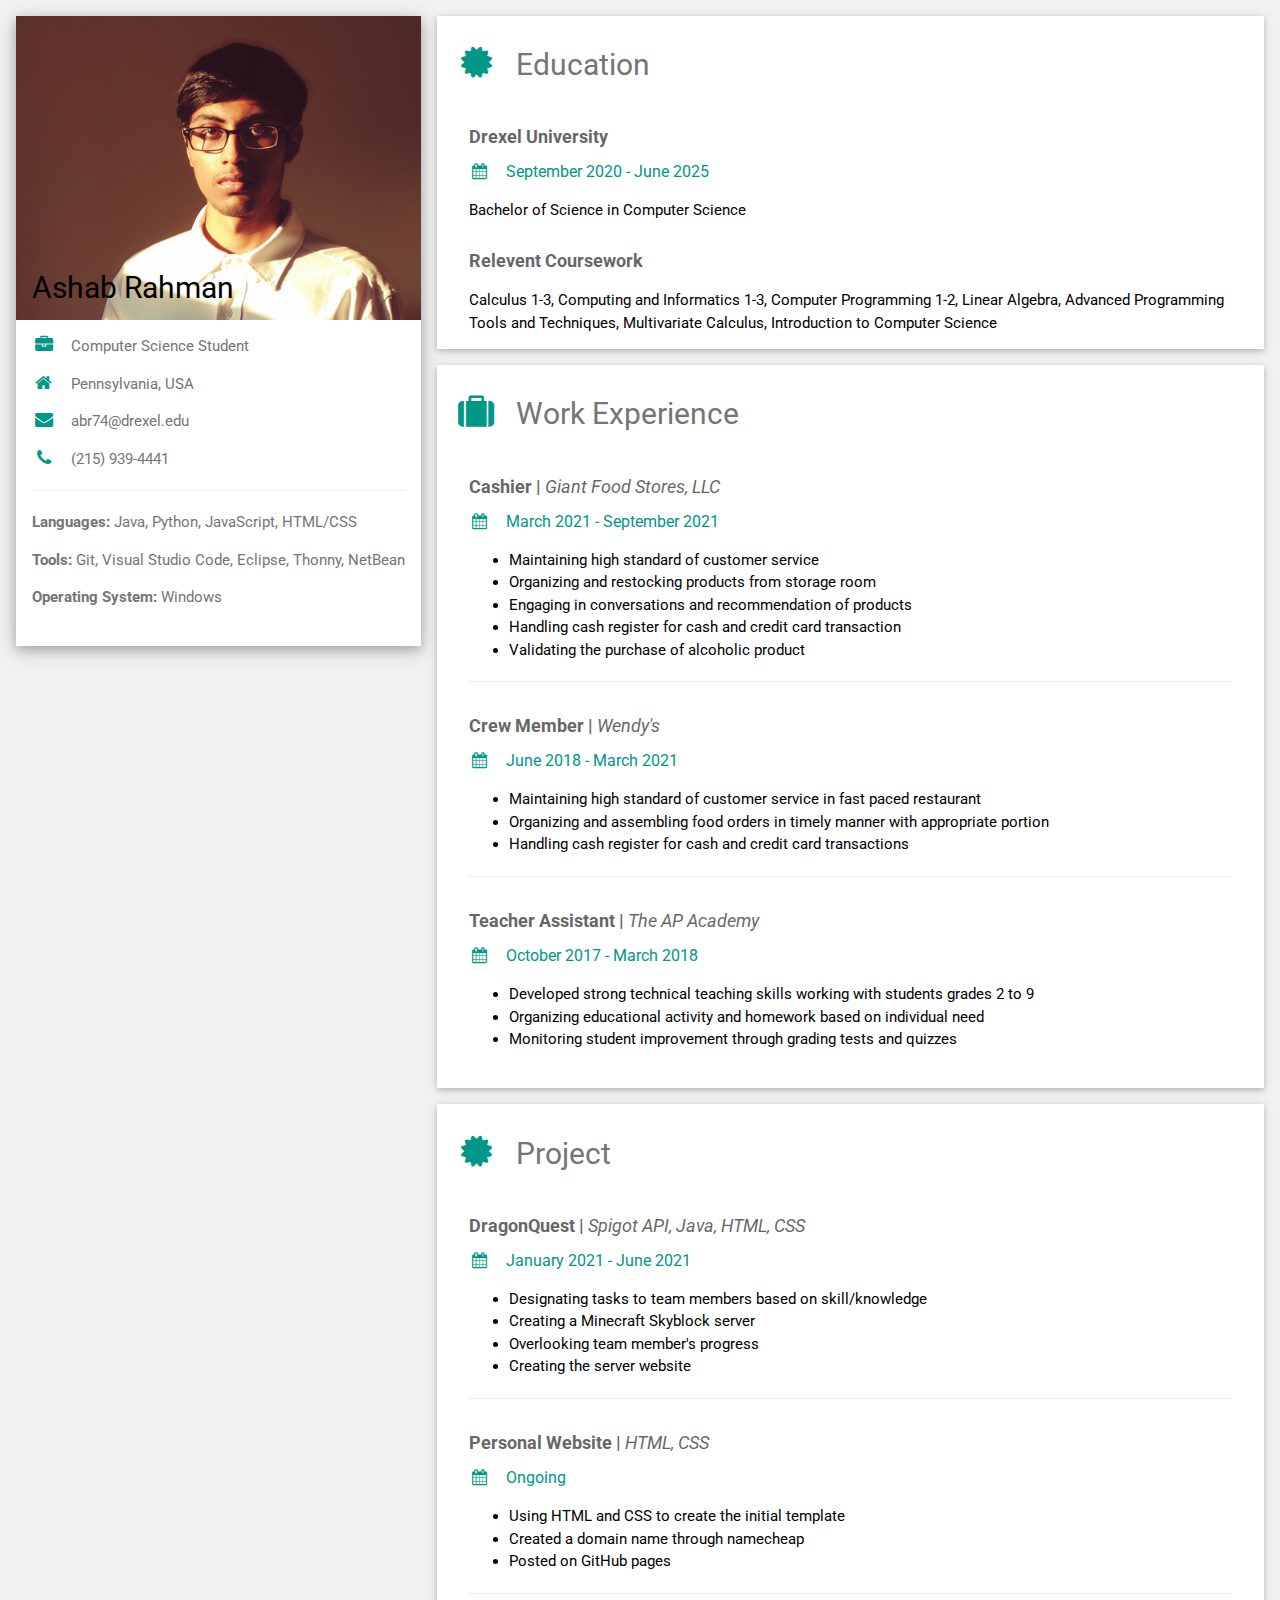
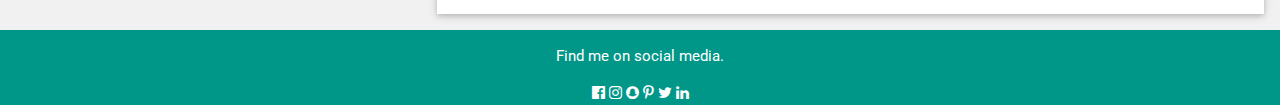
<file: resume.html>
<!DOCTYPE html>
<html>
  <head>
    <title>W3.CSS Template</title>
    <meta charset="UTF-8">
    <meta name="viewport" content="width=device-width, initial-scale=1">
    <link rel="stylesheet" href="https://www.w3schools.com/w3css/4/w3.css">
    <link rel='stylesheet' href='https://fonts.googleapis.com/css?family=Roboto'>
    <link rel="stylesheet" href="https://cdnjs.cloudflare.com/ajax/libs/font-awesome/4.7.0/css/font-awesome.min.css">
    <style>
    html,body,h1,h2,h3,h4,h5,h6 {font-family: "Roboto", sans-serif}
    </style>
  </head>
<body class="w3-light-grey">

<!-- Page Container -->
<div class="w3-content w3-margin-top" style="max-width:1400px;">

  <!-- The Grid -->
  <div class="w3-row-padding">
  
    <!-- Left Column -->
    <div class="w3-third">
    
      <div class="w3-white w3-text-grey w3-card-4">
        <div class="w3-display-container">
          <img src="Ashab_Rahman.jpg" style="width:100%" alt="Avatar">
          <div class="w3-display-bottomleft w3-container w3-text-black">
            <h2>Ashab Rahman</h2>
          </div>
        </div>
        <div class="w3-container">
          <p><i class="fa fa-briefcase fa-fw w3-margin-right w3-large w3-text-teal"></i>Computer Science Student</p>
          <p><i class="fa fa-home fa-fw w3-margin-right w3-large w3-text-teal"></i>Pennsylvania, USA</p>
          <p><i class="fa fa-envelope fa-fw w3-margin-right w3-large w3-text-teal"></i>abr74@drexel.edu</p>
          <p><i class="fa fa-phone fa-fw w3-margin-right w3-large w3-text-teal"></i>(215) 939-4441</p>
          <hr>

          <!-- <p class="w3-large"><b><i class="fa fa-asterisk fa-fw w3-margin-right w3-text-teal"></i>Skills</b></p>
          <p>Adobe Photoshop</p>
          <div class="w3-light-grey w3-round-xlarge w3-small">
            <div class="w3-container w3-center w3-round-xlarge w3-teal" style="width:90%">90%</div>
          </div>
          <p>Photography</p>
          <div class="w3-light-grey w3-round-xlarge w3-small">
            <div class="w3-container w3-center w3-round-xlarge w3-teal" style="width:80%">
              <div class="w3-center w3-text-white">80%</div>
            </div>
          </div>
          <p>Illustrator</p>
          <div class="w3-light-grey w3-round-xlarge w3-small">
            <div class="w3-container w3-center w3-round-xlarge w3-teal" style="width:75%">75%</div>
          </div>
          <p>Media</p>
          <div class="w3-light-grey w3-round-xlarge w3-small">
            <div class="w3-container w3-center w3-round-xlarge w3-teal" style="width:50%">50%</div>
          </div>
          <br> -->
          
          <p class="w3-medium w3-text-theme"><b>Languages: </b> Java, Python, JavaScript, HTML/CSS</p>
          <p class="w3-medium w3-text-theme"><b>Tools: </b> Git, Visual Studio Code, Eclipse, Thonny, NetBean</p>
          <!-- <div class="w3-light-grey w3-round-xlarge">
            <div class="w3-round-xlarge w3-teal" style="height:24px;width:100%"></div>
          </div> -->
          <p class="w3-medium w3-text-theme"><b>Operating System: </b> Windows</p>
          <!-- <div class="w3-light-grey w3-round-xlarge">
            <div class="w3-round-xlarge w3-teal" style="height:24px;width:55%"></div>
          </div> -->
          <br>
        </div>
      </div><br>

    <!-- End Left Column -->
    </div>

    <!-- Right Column -->
    <div class="w3-twothird">
    
      <div class="w3-container w3-card w3-white w3-margin-bottom">
        <h2 class="w3-text-grey w3-padding-16"><i class="fa fa-certificate fa-fw w3-margin-right w3-xxlarge w3-text-teal"></i>Education</h2>
        <div class="w3-container">
          <h5 class="w3-opacity"><b>Drexel University</b></h5>
          <h6 class="w3-text-teal"><i class="fa fa-calendar fa-fw w3-margin-right"></i>September 2020 - June 2025</h6>
          <p>Bachelor of Science in Computer Science</p>
        </div>
        <div class="w3-container">
          <h5 class="w3-opacity"><b>Relevent Coursework</b></h5>
          <p> Calculus 1-3, Computing and Informatics 1-3, Computer Programming 1-2, Linear
            Algebra, Advanced Programming Tools and Techniques, Multivariate Calculus, Introduction to Computer
            Science</p>
        </div>
      </div>

      <div class="w3-container w3-card w3-white w3-margin-bottom">
        <h2 class="w3-text-grey w3-padding-16"><i class="fa fa-suitcase fa-fw w3-margin-right w3-xxlarge w3-text-teal"></i>Work Experience</h2>
        <div class="w3-container">
          <h5 class="w3-opacity"><b>Cashier | </b><em>Giant Food Stores, LLC</em></h5>
          <h6 class="w3-text-teal"><i class="fa fa-calendar fa-fw w3-margin-right"></i>March 2021 - September 2021</h6>
          <ul>
            <li>Maintaining high standard of customer service</li>
            <li>Organizing and restocking products from storage room</li>
            <li>Engaging in conversations and recommendation of products</li>
            <li>Handling cash register for cash and credit card transaction</li>
            <li>Validating the purchase of alcoholic product</li>
          </ul>
          <hr>
        </div>
        <div class="w3-container">
          <h5 class="w3-opacity"><b>Crew Member | </b><em>Wendy's</em></h5>
          <h6 class="w3-text-teal"><i class="fa fa-calendar fa-fw w3-margin-right"></i>June 2018 - March 2021</h6>
          <ul>
            <li>Maintaining high standard of customer service in fast paced restaurant</li>
            <li>Organizing and assembling food orders in timely manner with appropriate portion</li>
            <li>Handling cash register for cash and credit card transactions</li>
          </ul>
          <hr>
        </div>
        <div class="w3-container">
          <h5 class="w3-opacity"><b>Teacher Assistant | </b><em>The AP Academy</em></h5>
          <h6 class="w3-text-teal"><i class="fa fa-calendar fa-fw w3-margin-right"></i>October 2017 - March 2018</h6>
          <ul>
            <li>Developed strong technical teaching skills working with students grades 2 to 9</li>
            <li>Organizing educational activity and homework based on individual need</li>
            <li>Monitoring student improvement through grading tests and quizzes</li>
          </ul>
          <br>
        </div>
      </div>

      <div class="w3-container w3-card w3-white">
        <h2 class="w3-text-grey w3-padding-16"><i class="fa fa-certificate fa-fw w3-margin-right w3-xxlarge w3-text-teal"></i>Project</h2>
        <div class="w3-container">
          <h5 class="w3-opacity"><b>DragonQuest | </b><em>Spigot API, Java, HTML, CSS</em></h5>
          <h6 class="w3-text-teal"><i class="fa fa-calendar fa-fw w3-margin-right"></i>January 2021 - June 2021</h6>
          <ul>
            <li>Designating tasks to team members based on skill/knowledge</li>
            <li>Creating a Minecraft Skyblock server</li>
            <li>Overlooking team member's progress</li>
            <li>Creating the server website</li>
          </ul>
          <hr>
        </div>
        <div class="w3-container">
          <h5 class="w3-opacity"><b>Personal Website | </b><em>HTML, CSS</em></h5>
          <h6 class="w3-text-teal"><i class="fa fa-calendar fa-fw w3-margin-right"></i>Ongoing</h6>
          <ul>
            <li>Using HTML and CSS to create the initial template</li>
            <li>Created a domain name through namecheap</li>
            <li>Posted on GitHub pages</li>
          </ul>
          <hr>
        </div>
      </div>

    <!-- End Right Column -->
    </div>
    
  <!-- End Grid -->
  </div>
  
  <!-- End Page Container -->
</div>

<!-- Footer. This section contains an ad for W3Schools Spaces. You can leave it to support us. -->
<footer class="w3-container w3-teal w3-center w3-margin-top">
  <p>Find me on social media.</p>
  <i class="fa fa-facebook-official w3-hover-opacity"></i>
  <i class="fa fa-instagram w3-hover-opacity"></i>
  <i class="fa fa-snapchat w3-hover-opacity"></i>
  <i class="fa fa-pinterest-p w3-hover-opacity"></i>
  <i class="fa fa-twitter w3-hover-opacity"></i>
  <i class="fa fa-linkedin w3-hover-opacity"></i>
 <!--End of footer-->
 </footer>

</body>
</html>
</file>
